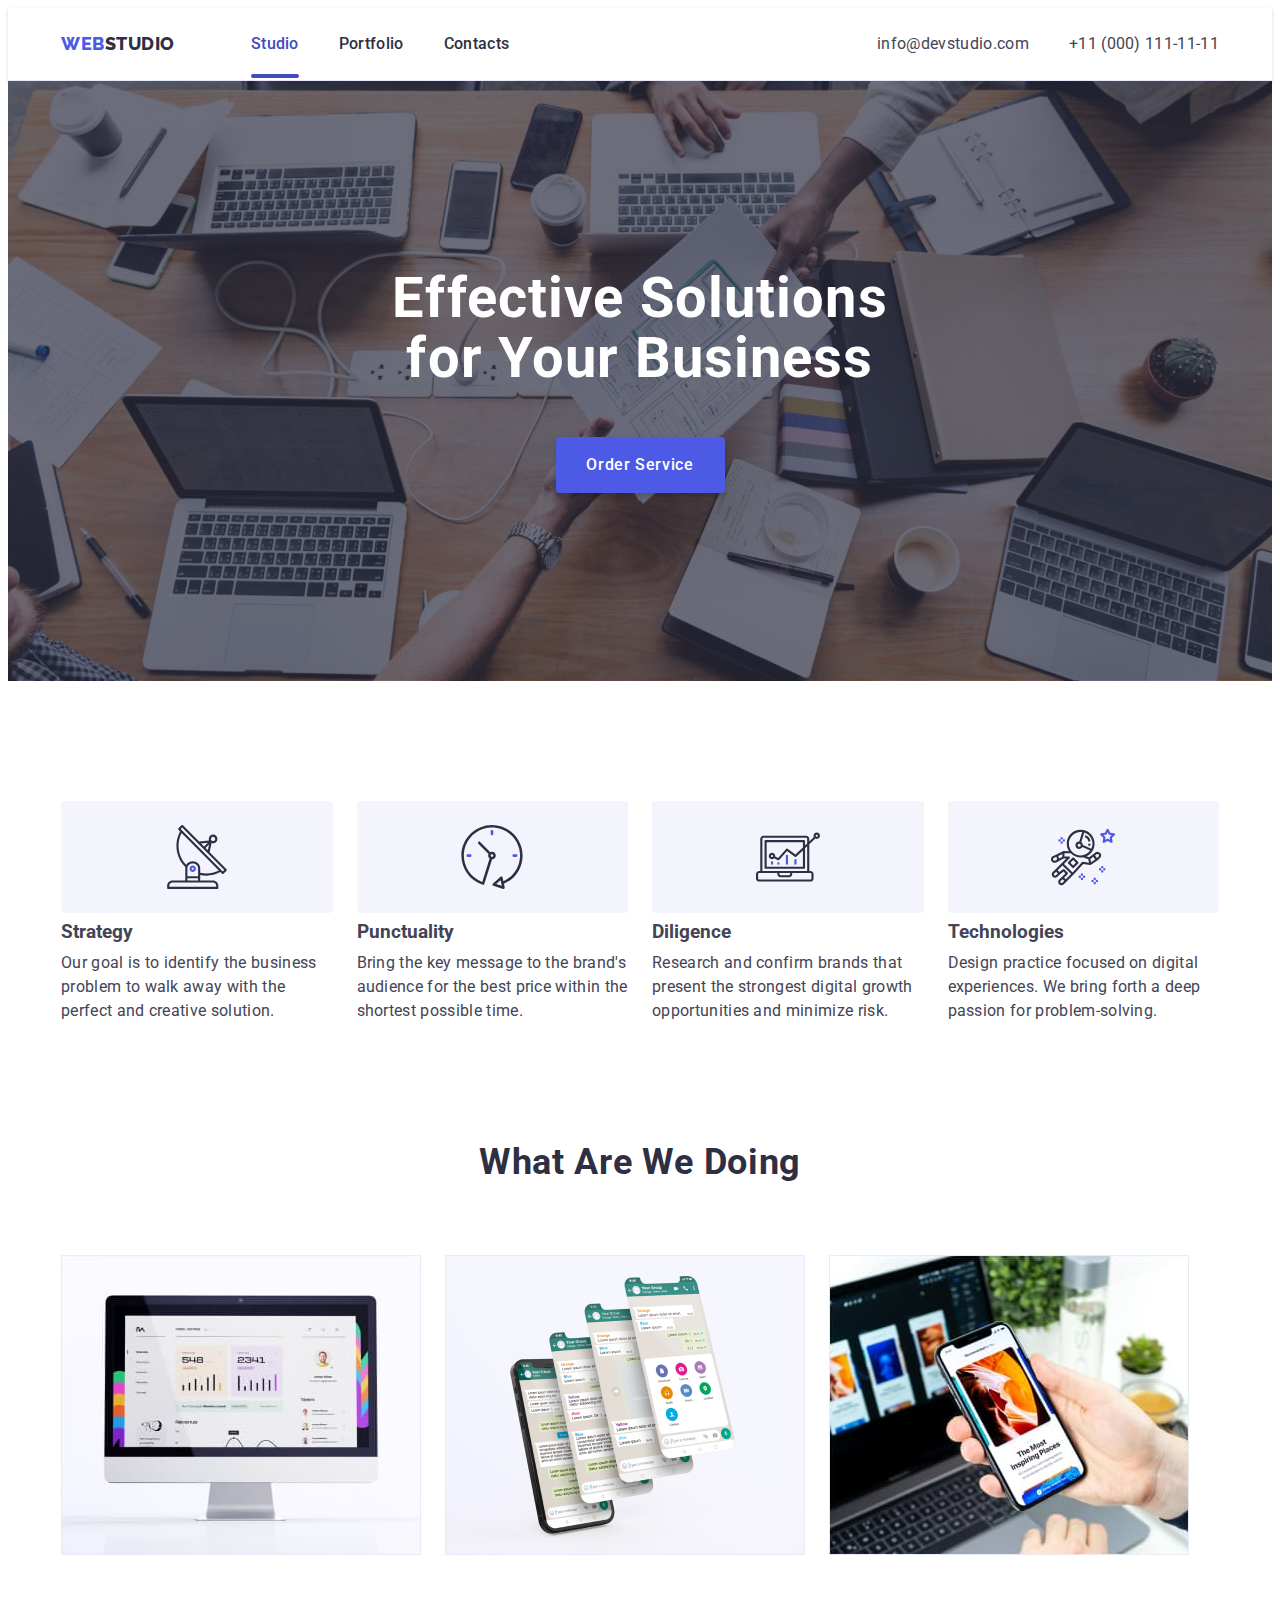
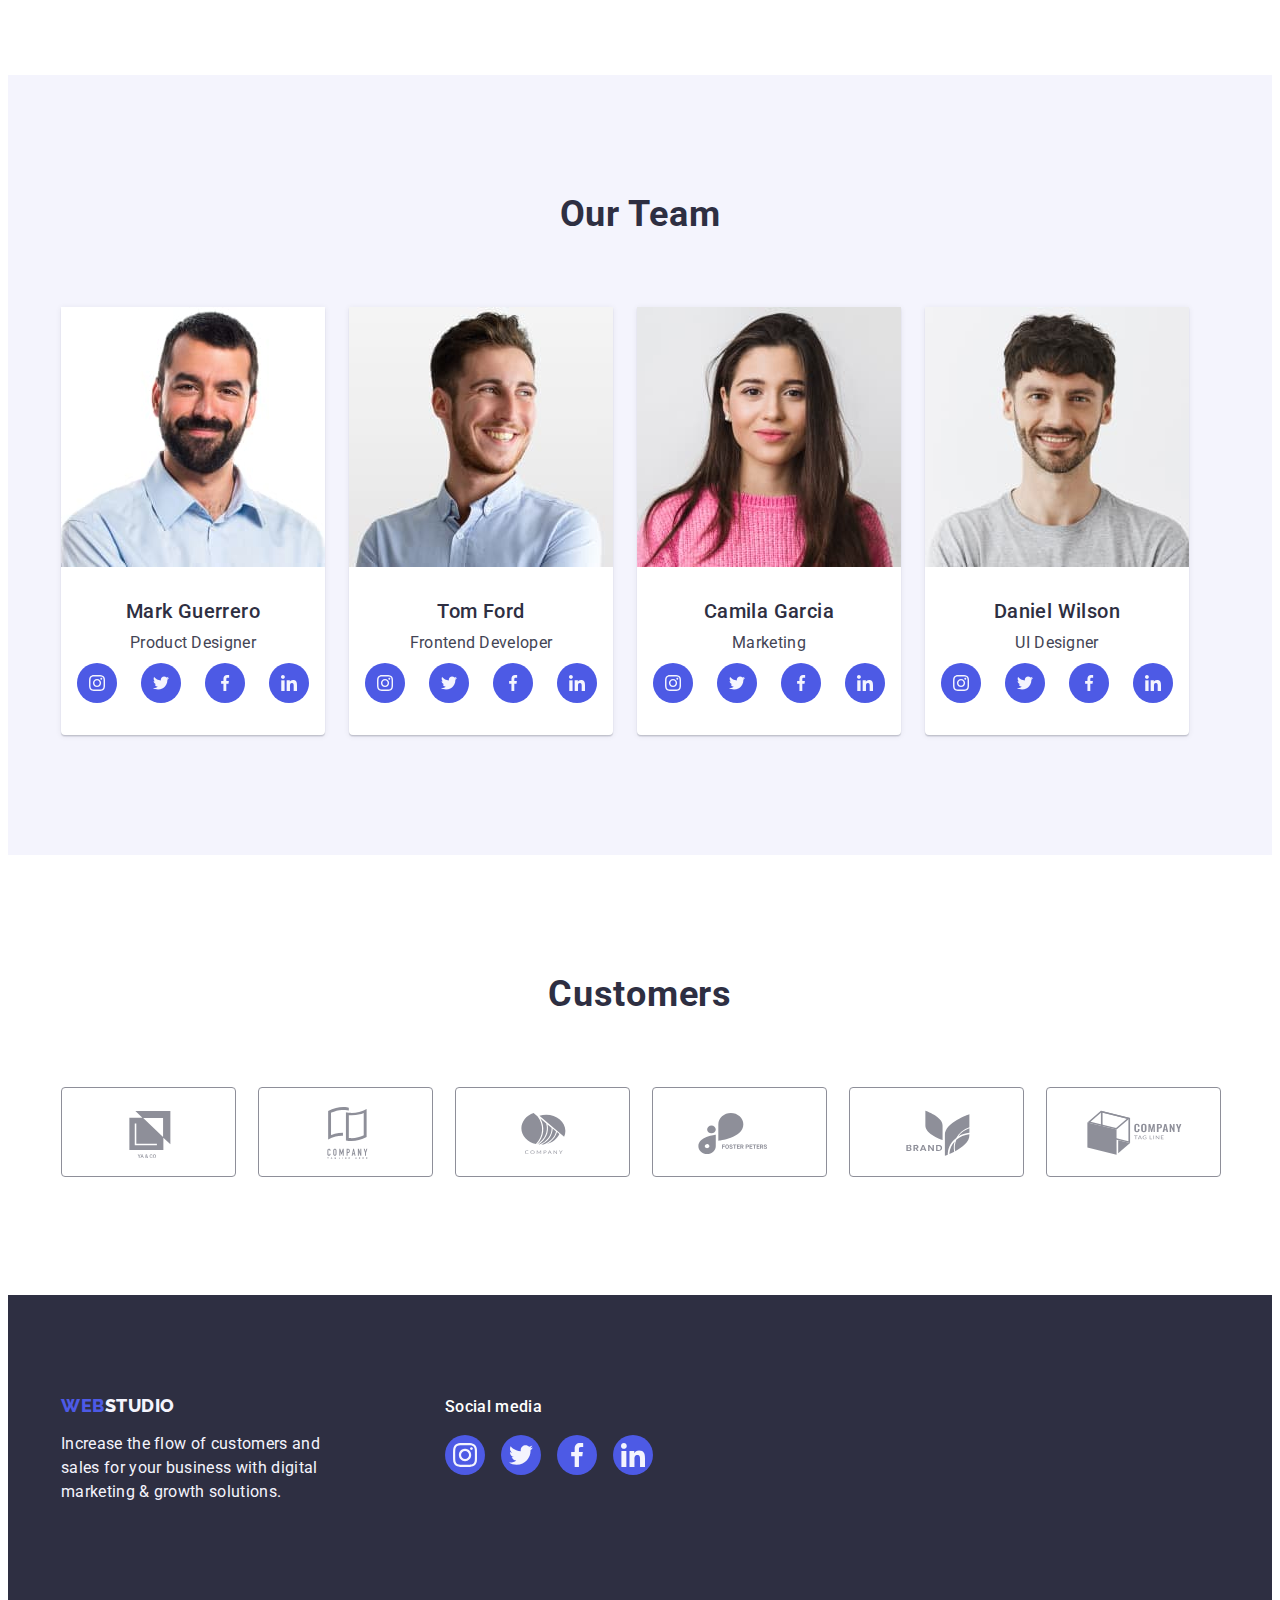
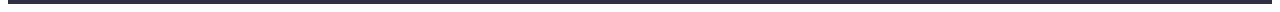
<file: index.html>
<!DOCTYPE html>
<html lang="en">

<head>
    <meta charset="UTF-8">
    <meta http-equiv="X-UA-Compatible" content="IE=edge">
    <meta name="viewport" content="width=device-width, initial-scale=1.0">
    <title>Document</title>
    <link rel="preconnect" href="https://fonts.googleapis.com">
    <link rel="preconnect" href="https://fonts.gstatic.com" crossorigin>
    <link
        href="https://fonts.googleapis.com/css2?family=Raleway:wght@800&family=Roboto:wght@400;500;700;900&display=swap"
        rel="stylesheet">

    <!------------------------MODERN-NORMALIZE------------------->

    <link rel="stylesheet" href="https://cdnjs.cloudflare.com/ajax/libs/modern-normalize/2.0.0/modern-normalize.min.css"
        integrity="sha512-4xo8blKMVCiXpTaLzQSLSw3KFOVPWhm/TRtuPVc4WG6kUgjH6J03IBuG7JZPkcWMxJ5huwaBpOpnwYElP/m6wg=="
        crossorigin="anonymous" referrerpolicy="no-referrer" />


    <link rel="stylesheet" href="./css/styles.css" />
</head>

<body>

    <!---------------------------- HEADER----------------->

    <header class="header">
        <div class="container header-container">
            <nav class="header-nav">
                <a class="header-logo link" href="./index.html">Web<span class="span">Studio</span></a>

                <ul class="header-list list">
                    <li><a class="header-link current link" href="./index.html">Studio</a></li>
                    <li><a class="header-link link" href="./portfolio.html">Portfolio</a></li>
                    <li><a class="header-link link" href="">Contacts</a></li>
                </ul>
            </nav>
            <address class="address">
                <ul class="address-list list">

                    <li><a class="address-link link" href="mailto:info@devstudio.com">info@devstudio.com</a>
                    </li>

                    <li><a class="address-link link" href="tel:+110001111111">+11 (000)
                            111-11-11</a></li>

                </ul>
            </address>
        </div>
    </header>

    <main>

        <!-------------------HERO---------------------->

        <section class="hero">
            <div class="container hero-container">
                <h1 class="hero-title">Effective Solutions for Your Business</h1>
                <button type="button" class="hero-button" data-modal-open>Order Service</button>
            </div>
        </section>


        <!---------------------------SECTION-TWO----------------->

        <section class="services">
            <div class="container">
                <h2 class="services-title-hidden">Services we provide</h2>
                <ul class="services-list list">
                    <li class="services-item">
                        <div class="services-icon-container"><svg class="services-item-icon" width="64" height="64">
                                <use href="./images/icons.svg#antenna"></use>
                            </svg></div>
                        <h3 class="services-title">Strategy</h3>
                        <p class="services-text">Our goal is to identify the business problem to walk away with the
                            perfect
                            and creative
                            solution.</p>

                    </li>
                    <li class="services-item">
                        <div class="services-icon-container"><svg class="services-item-icon" width="64" height="64">
                                <use href="./images/icons.svg#clock"></use>
                            </svg></div>
                        <h3 class="services-title">Punctuality</h3>
                        <p class="services-text">Bring the key message to the brand's audience for the best price within
                            the
                            shortest possible
                            time.</p>
                    </li>
                    <li class="services-item">
                        <div class="services-icon-container"><svg class="services-item-icon" width="64" height="64">
                                <use href="./images/icons.svg#diagram"></use>
                            </svg></div>
                        <h3 class="services-title">Diligence</h3>
                        <p class="services-text">Research and confirm brands that present the strongest digital growth
                            opportunities and
                            minimize risk.</p>
                    </li>
                    <li class="services-item">
                        <div class="services-icon-container"><svg class="services-item-icon" width="64" height="64">
                                <use href="./images/icons.svg#astronaut"></use>
                            </svg></div>
                        <h3 class="services-title">Technologies</h3>
                        <p class="services-text">Design practice focused on digital experiences. We bring forth a deep
                            passion for
                            problem-solving.</p>

                    </li>
                </ul>
            </div>
        </section>

        <!----------------------------SECTION-THREE------------------------->

        <section class="features">
            <div class="container">
                <h2 class="features-title">What Are We Doing</h2>

                <ul class="features-list list">

                    <li class="features-item"><img src="./images/rectangle1.jpg" width="360" alt="computer screen"></li>
                    <li class="features-item"><img src="./images/rectangle2.jpg" width="360" alt="mobile phone"></li>
                    <li class="features-item"><img src="./images/rectangle3.jpg" width="360"
                            alt="hand holding a mobile phone"></li>

                </ul>
            </div>
        </section>

        <!------------------------SECTION-FOUR------------------------------->
        <section class="team">
            <div class="container container-team">
                <h2 class="team-title">Our Team</h2>
                <ul class="team-list list">
                    <li class="team-item">
                        <img src="./images/man1.jpg" width="264" alt="employee">
                        <div class="member-text">
                            <h3 class="team-member">Mark Guerrero</h3>
                            <p class="team-text">Product Designer</p>
                            <ul class="team-soc-links list">
                                <li class="team-soc-links-item"><a href="" class="team-social-list-link">
                                        <svg class="team-social-list-icon" width="16" height="16">
                                            <use href="./images/icons.svg#insta"></use>
                                        </svg></a></li>
                                <li class="team-soc-links-item"><a href="" class="team-social-list-link">
                                        <svg class="team-social-list-icon" width="16" height="16">
                                            <use href="./images/icons.svg#twitter"></use>
                                        </svg></a></li>
                                <li class="team-soc-links-item"><a href="" class="team-social-list-link">
                                        <svg class="team-social-list-icon" width="16" height="16">
                                            <use href="./images/icons.svg#facebook"></use>
                                        </svg></a></li>
                                <li class="team-soc-links-item"><a href="" class="team-social-list-link">
                                        <svg class="team-social-list-icon" width="16" height="16">
                                            <use href="./images/icons.svg#linkedin"></use>
                                        </svg></a></li>
                            </ul>
                        </div>
                    </li>
                    <li class="team-item">
                        <img src="./images/man2.jpg" width="264" alt="employee">
                        <div class="member-text">
                            <h3 class="team-member">Tom Ford</h3>
                            <p class="team-text">Frontend Developer</p>
                            <ul class="team-soc-links list">
                                <li><a href="" class="team-social-list-link">
                                        <svg class="team-social-list-icon" width="16" height="16">
                                            <use href="./images/icons.svg#insta"></use>
                                        </svg></a></li>
                                <li class="team-soc-links-item"><a href="" class="team-social-list-link">
                                        <svg class="team-social-list-icon" width="16" height="16">
                                            <use href="./images/icons.svg#twitter"></use>
                                        </svg></a></li>
                                <li class="team-soc-links-item"><a href="" class="team-social-list-link">
                                        <svg class="team-social-list-icon" width="16" height="16">
                                            <use href="./images/icons.svg#facebook"></use>
                                        </svg></a></li>
                                <li class="team-soc-links-item"><a href="" class="team-social-list-link">
                                        <svg class="team-social-list-icon" width="16" height="16">
                                            <use href="./images/icons.svg#linkedin"></use>
                                        </svg></a></li>
                            </ul>
                        </div>
                    </li>
                    <li class="team-item">
                        <img src="./images/woman3.jpg" width="264" alt="employee">
                        <div class="member-text">
                            <h3 class="team-member">Camila Garcia</h3>
                            <p class="team-text">Marketing</p>
                            <ul class="team-soc-links list">
                                <li class="team-soc-links-item"><a href="" class="team-social-list-link">
                                        <svg class="team-social-list-icon" width="16" height="16">
                                            <use href="./images/icons.svg#insta"></use>
                                        </svg></a></li>
                                <li class="team-soc-links-item"><a href="" class="team-social-list-link">
                                        <svg class="team-social-list-icon" width="16" height="16">
                                            <use href="./images/icons.svg#twitter"></use>
                                        </svg></a></li>
                                <li class="team-soc-links-item"><a href="" class="team-social-list-link">
                                        <svg class="team-social-list-icon" width="16" height="16">
                                            <use href="./images/icons.svg#facebook"></use>
                                        </svg></a></li>
                                <li class="team-soc-links-item"><a href="" class="team-social-list-link">
                                        <svg class="team-social-list-icon" width="16" height="16">
                                            <use href="./images/icons.svg#linkedin"></use>
                                        </svg></a></li>
                            </ul>
                        </div>

                    </li>
                    <li class="team-item">
                        <img src="./images/man4.jpg" width="264" alt="employee">
                        <div class="member-text">
                            <h3 class="team-member">Daniel Wilson</h3>
                            <p class="team-text">UI Designer</p>
                            <ul class="team-soc-links list">
                                <li class="team-soc-links-item"><a href="" class="team-social-list-link">
                                        <svg class="team-social-list-icon" width="16" height="16">
                                            <use href="./images/icons.svg#insta"></use>
                                        </svg></a></li>
                                <li class="team-soc-links-item"><a href="" class="team-social-list-link">
                                        <svg class="team-social-list-icon" width="16" height="16">
                                            <use href="./images/icons.svg#twitter"></use>
                                        </svg></a></li>
                                <li class="team-soc-links-item"><a href="" class="team-social-list-link">
                                        <svg class="team-social-list-icon" width="16" height="16">
                                            <use href="./images/icons.svg#facebook"></use>
                                        </svg></a></li>
                                <li class="team-soc-links-item"><a href="" class="team-social-list-link">
                                        <svg class="team-social-list-icon" width="16" height="16">
                                            <use href="./images/icons.svg#linkedin"></use>
                                        </svg></a></li>
                            </ul>
                        </div>

                    </li>
                </ul>
            </div>
        </section>

        <!----------------------------CUSTOMERS----------------------------->
        <section class="customers">
            <div class="container">
                <h2 class="customers-title">Customers</h2>
                <ul class="customers-list list">
                    <li class="customers-list-item">
                        <a class="customers-link" href=""><svg class="customers-list-icon" width="104" height="56">
                                <use href="./images/icons.svg#icon1"></use>
                            </svg></a>
                    </li>
                    <li class="customers-list-item">
                        <a class="customers-link" href=""><svg class="customers-list-icon" width="104" height="56">
                                <use href="./images/icons.svg#icon2"></use>
                            </svg></a>
                    </li>
                    <li class="customers-list-item">
                        <a class="customers-link" href=""><svg class="customers-list-icon" width="104" height="56">
                                <use href="./images/icons.svg#icon3"></use>
                            </svg></a>
                    </li>
                    <li class="customers-list-item">
                        <a class="customers-link" href=""><svg class="customers-list-icon" width="104" height="56">
                                <use href="./images/icons.svg#icon4"></use>
                            </svg></a>
                    </li>
                    <li class="customers-list-item">
                        <a class="customers-link" href=""><svg class="customers-list-icon" width="104" height="56">
                                <use href="./images/icons.svg#icon5"></use>
                            </svg></a>
                    </li>
                    <li class="customers-list-item">
                        <a class="customers-link" href=""><svg class="customers-list-icon" width="104" height="56">
                                <use href="./images/icons.svg#icon6"></use>
                            </svg></a>
                    </li>
                </ul>
            </div>
        </section>
    </main>

    <!--------------------FOOTER------------------->

    <footer class="footer">
        <div class="footer-container container">
            <div class="footer-left">
                <a class="footer-logo link" href="./index.html">Web<span class="footer-span">Studio</span></a>
                <p class="footer-text">Increase the flow of customers and sales for your business with digital marketing
                    &
                    growth solutions.</p>
            </div>


            <div class="footer-right">
                <p class="footer-right-text">Social media</p>
                <ul class="footer-list-icons list">
                    <li class="footer-list-item"><a href="" class="footer-social-link">
                            <svg class="footer-social-icon" width="24" height="24">
                                <use href="./images/icons.svg#insta"></use>
                            </svg></a></li>

                    <li class="footer-list-item"><a href="" class="footer-social-link">
                            <svg class="footer-social-icon" width="24" height="24">
                                <use href="./images/icons.svg#twitter"></use>
                            </svg></a></li>

                    <li class="footer-list-item"><a href="" class="footer-social-link">
                            <svg class="footer-social-icon" width="24" height="24">
                                <use href="./images/icons.svg#facebook"></use>
                            </svg></a></li>

                    <li class="footer-list-item"><a href="" class="footer-social-link">
                            <svg class="footer-social-icon" width="24" height="24">
                                <use href="./images/icons.svg#linkedin"></use>
                            </svg></a></li>
                </ul>
            </div>
        </div>
    </footer>

    <!--==========================MODAL WINDOW====================================-->

    <div class="backdrop is-hidden" data-modal>
        <div class="modal">
            <button type="button" class="modal-close-btn" data-modal-close>
                <svg class="modal-close-btn-icon" width="8" height="8">
                    <use href="./images/icons.svg#close"></use>
                </svg>
            </button>

            <p class="form-title">Leave your contacts and we will call you back</p>

            <form class="modal-form">

                <label class="form-label">Name</label>
                <div class="modal-form-input-wrapper"><input type="text" name="user-name" class="form-input" required />
                    <svg class="form-icons">
                        <use href="./images/icons.svg#person"></use>
                    </svg>
                </div>
                <label class="form-label">Phone</label>
                <div class="modal-form-input-wrapper"><input type="tel" name="user-phone" class="form-input" required />
                    <svg class="form-icons">
                        <use href="./images/icons.svg#tel"></use>
                    </svg>
                </div>
                <label class="form-label">Email</label>
                <div class="modal-form-input-wrapper"><input type="email" name="user-email" class="form-input"
                        required />
                    <svg class="form-icons">
                        <use href="./images/icons.svg#letter"></use>
                    </svg>
                </div>
                <label class="form-label">Comment</label>

                <textarea name="comments" placeholder="Text input" class="textarea"></textarea>

                <input id="user-policy" type="checkbox" class="form-check" name="user-policy" />
                <label for="user-policy" class="check-desc">I accept the terms and conditions of the <a href="">Privacy
                        Policy</a></label>

                <button type="submit" class="form-submit">Send</button>


            </form>
        </div>
    </div>
    <script src="./js/modal.js"></script>
</body>

</html>
</file>
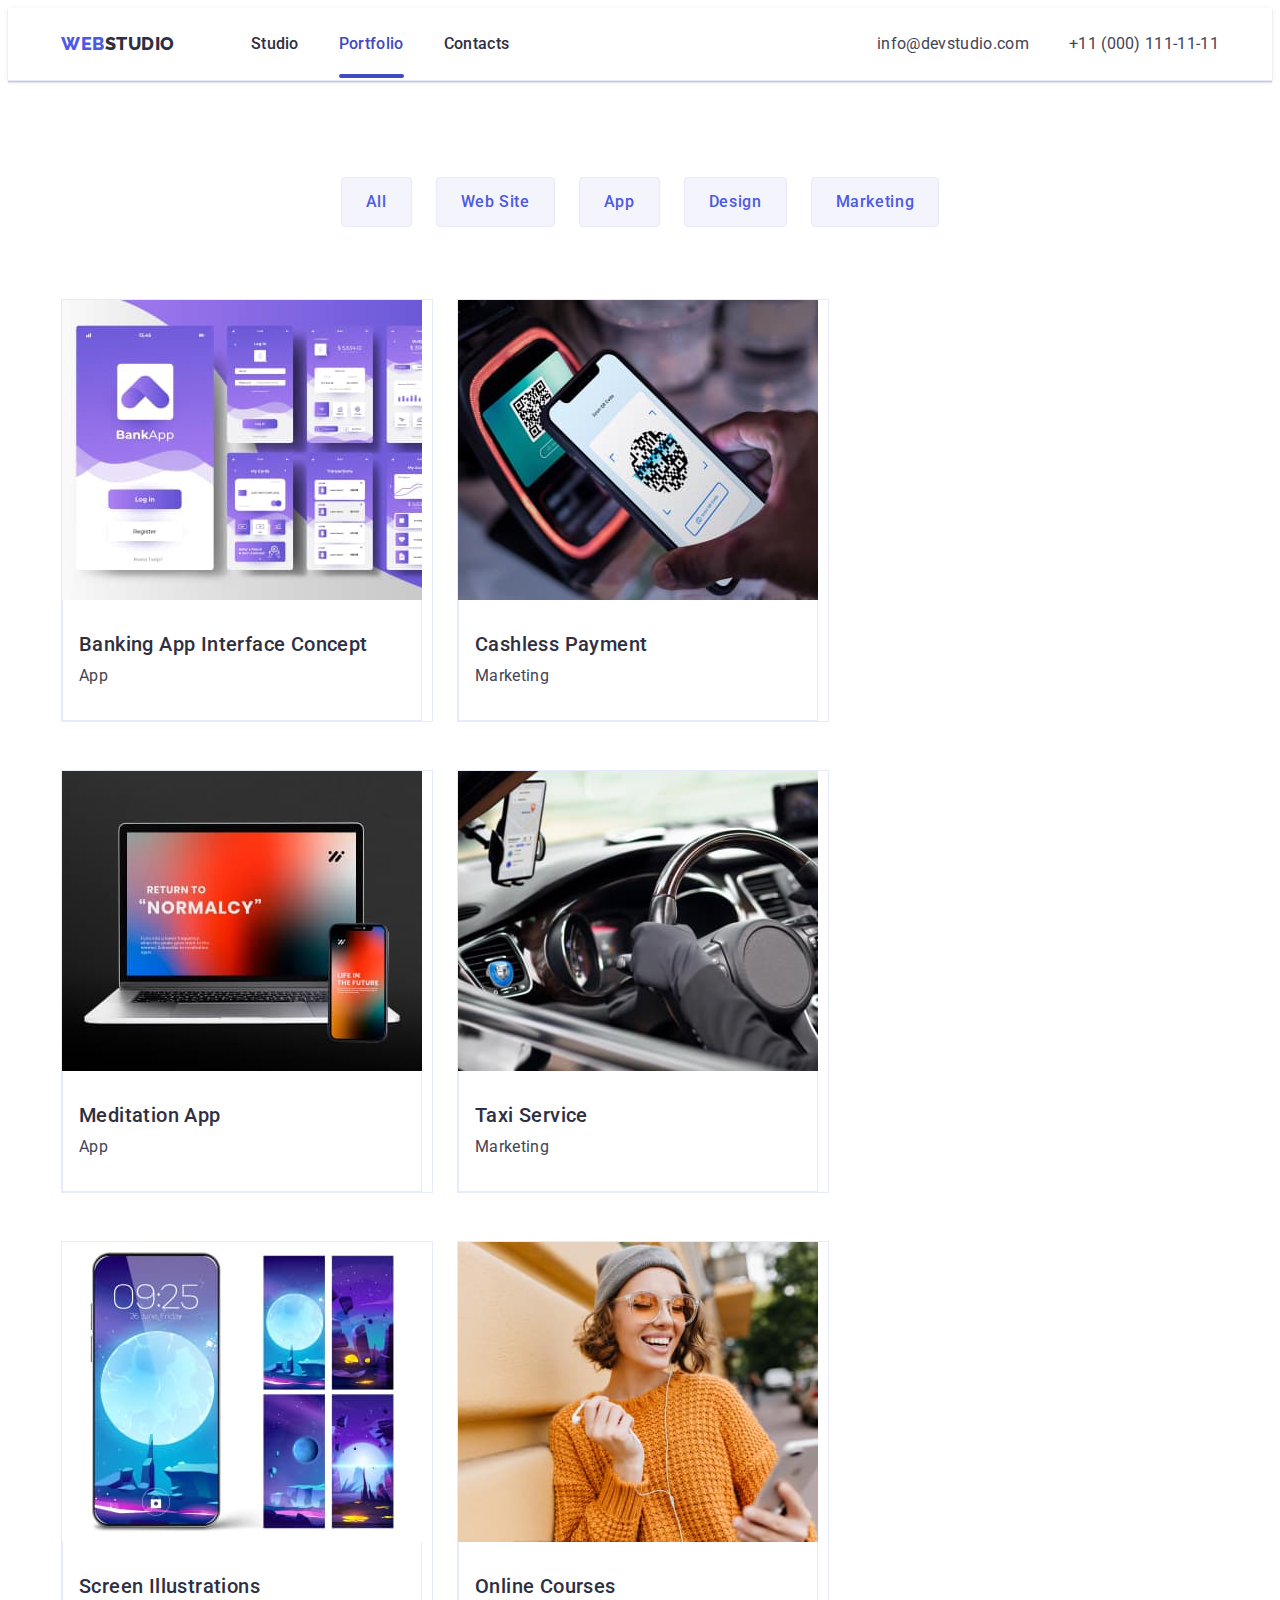
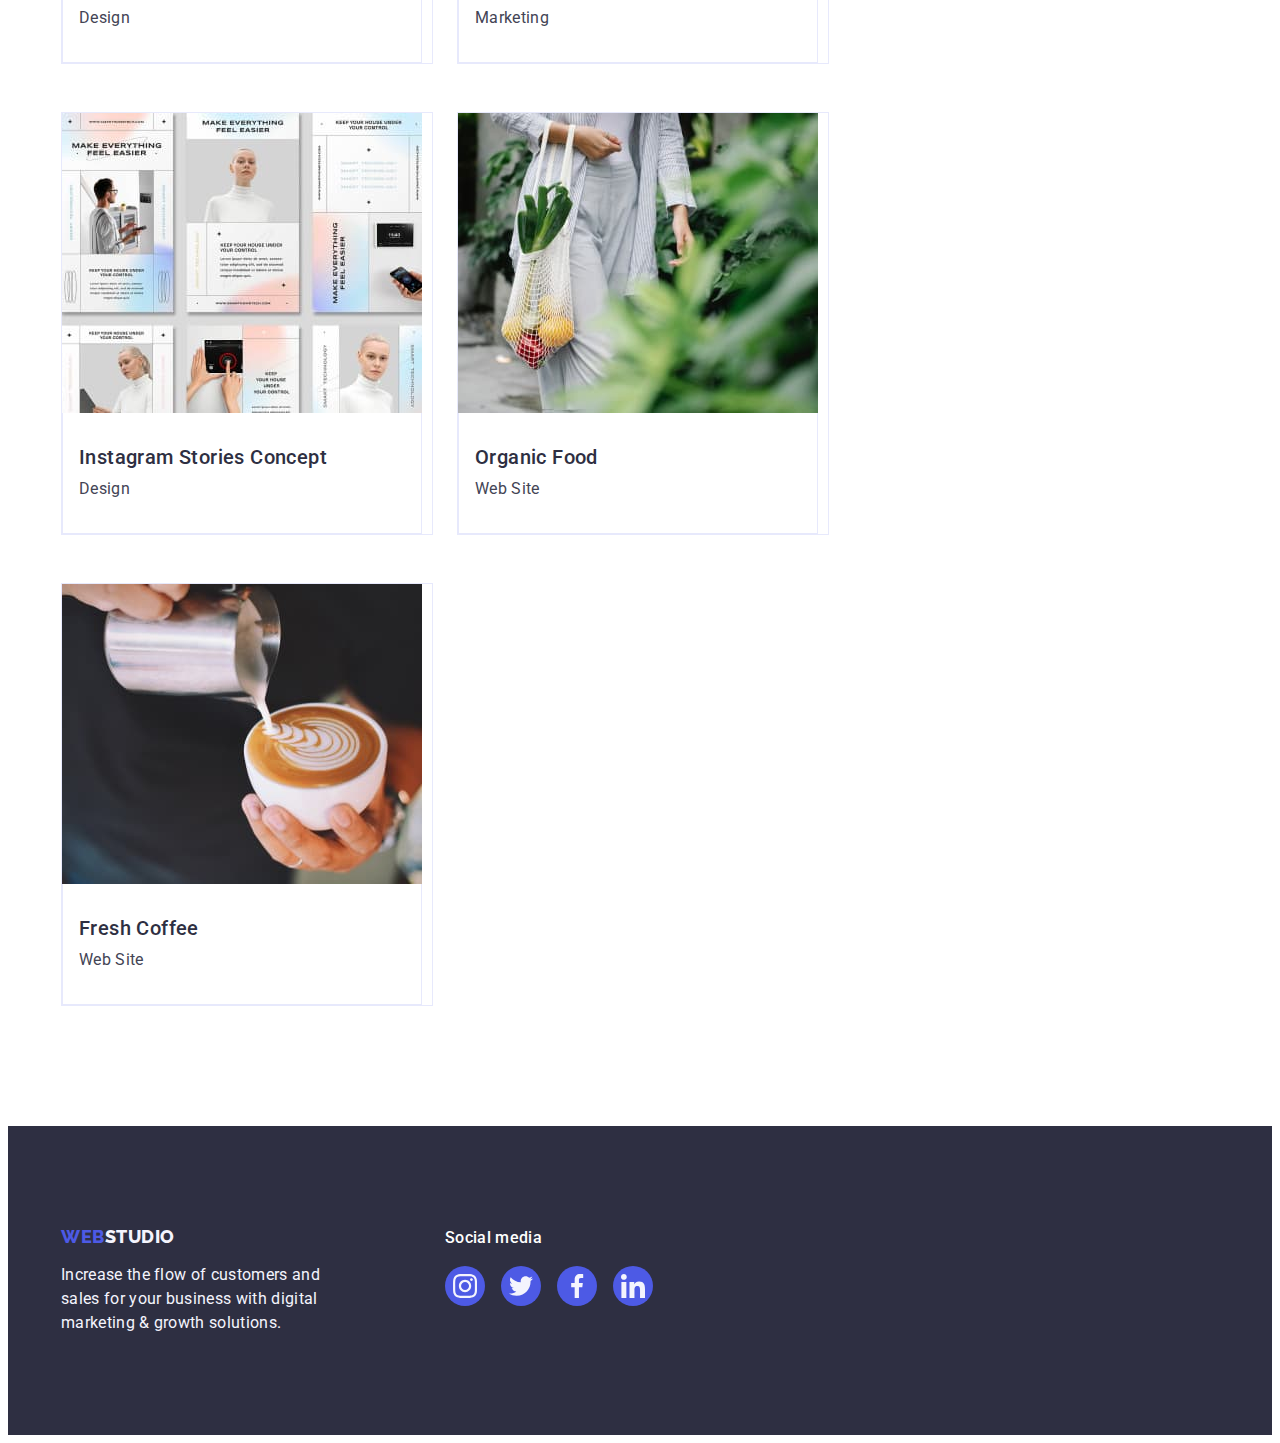
<file: portfolio.html>
<!DOCTYPE html>
<html lang="en">

<head>
    <meta charset="UTF-8">
    <meta http-equiv="X-UA-Compatible" content="IE=edge">
    <meta name="viewport" content="width=device-width, initial-scale=1.0">
    <title>Portfolio</title>
    <link rel="preconnect" href="https://fonts.googleapis.com">
    <link rel="preconnect" href="https://fonts.gstatic.com" crossorigin>
    <link
        href="https://fonts.googleapis.com/css2?family=Raleway:wght@800&family=Roboto:wght@400;500;700;900&display=swap"
        rel="stylesheet">

    <!----------NORMALIZE----------------->
    <link rel="stylesheet" href="https://cdnjs.cloudflare.com/ajax/libs/modern-normalize/2.0.0/modern-normalize.min.css"
        integrity="sha512-4xo8blKMVCiXpTaLzQSLSw3KFOVPWhm/TRtuPVc4WG6kUgjH6J03IBuG7JZPkcWMxJ5huwaBpOpnwYElP/m6wg=="
        crossorigin="anonymous" referrerpolicy="no-referrer" />

    <link rel="stylesheet" href="./css/styles.css" />
</head>

<!---------------------HEADER-------------------->


<header class="header">
    <div class="container header-container">
        <nav class="header-nav">
            <a class="header-logo link" href="./index.html">Web<span class="span">Studio</span></a>

            <ul class="header-list list">
                <li><a class="header-link link" href="./index.html">Studio</a></li>
                <li><a class="header-link current link" href="./portfolio.html">Portfolio</a></li>
                <li><a class="header-link link" href="">Contacts</a></li>
            </ul>
        </nav>
        <address class="address">
            <ul class="address-list list">

                <li><a class="address-link link" href="mailto:info@devstudio.com">info@devstudio.com</a>
                </li>

                <li><a class="address-link link" href="tel:+110001111111">+11 (000)
                        111-11-11</a></li>

            </ul>
        </address>
    </div>
</header>


<!---------------------MAIN-------------------->

<main>
    <section class="portfolio">
        <div class="container">

            <h1 hidden class="portfolio-title">Portfolio</h1>
            <ul class="portfolio-list list">
                <li><button type="button" class="portfolio-btn">All</button></li>
                <li><button type="button" class="portfolio-btn">Web Site</button></li>
                <li><button type="button" class="portfolio-btn">App</button></li>
                <li><button type="button" class="portfolio-btn">Design</button></li>
                <li><button type="button" class="portfolio-btn">Marketing</button></li>
            </ul>


            <ul class="gallery-list list">
                <li class="gallery-item"><a href="" class="gallery-link link">
                        <div class="overlay-wrapper"><img src="./images/banking.jpg" width="360" alt="Banking app">
                            <p class="overlay">14 Stylish and User-Friendly App Design Concepts · Task Manager App ·
                                Calorie
                                Tracker App · Exotic Fruit Ecommerce App · Cloud Storage App</p>
                        </div>
                        <div class="gallery-item-container">
                            <h2 class="gallery-title">Banking App Interface Concept</h2>
                            <p class="gallery-text">App</p>
                        </div>
                    </a>

                </li>
                <li class="gallery-item"><a href="" class="gallery-link link">
                        <div class="overlay-wrapper"><img src="./images/cashless-pay.jpg" width="360"
                                alt="Hand holding a mobile phone">
                            <p class="overlay">14 Stylish and User-Friendly App Design Concepts · Task Manager App ·
                                Calorie
                                Tracker App · Exotic Fruit Ecommerce App · Cloud Storage App</p>
                        </div>
                        <div class="gallery-item-container">
                            <h2 class="gallery-title">Cashless Payment</h2>
                            <p class="gallery-text">Marketing</p>
                        </div>
                    </a>
                </li>
                <li class="gallery-item"><a href="" class="gallery-link link">
                        <div class="overlay-wrapper"><img src="./images/meditation-app.jpg" width="360" alt="Laptop">
                            <p class="overlay">14 Stylish and User-Friendly App Design Concepts · Task Manager App ·
                                Calorie
                                Tracker App · Exotic Fruit Ecommerce App · Cloud Storage App</p>
                        </div>
                        <div class="gallery-item-container">
                            <h2 class="gallery-title">Meditation App</h2>
                            <p class="gallery-text">App</p>
                        </div>
                    </a>

                </li>
                <li class="gallery-item"><a href="" class="gallery-link link">
                        <div class="overlay-wrapper"><img src="./images/taxi.jpg" width="360" alt="Car">
                            <p class="overlay">14 Stylish and User-Friendly App Design Concepts · Task Manager App ·
                                Calorie
                                Tracker App · Exotic Fruit Ecommerce App · Cloud Storage App</p>
                        </div>
                        <div class="gallery-item-container">
                            <h2 class="gallery-title">Taxi Service</h2>
                            <p class="gallery-text">Marketing</p>
                        </div>
                    </a>
                </li>
                <li class="gallery-item"><a href="" class="gallery-link link">
                        <div class="overlay-wrapper"><img src="./images/screen.jpg" width="360" alt="Mobile phone">
                            <p class="overlay">14 Stylish and User-Friendly App Design Concepts · Task Manager App ·
                                Calorie
                                Tracker App · Exotic Fruit Ecommerce App · Cloud Storage App</p>
                        </div>
                        <div class="gallery-item-container">
                            <h2 class="gallery-title">Screen Illustrations</h2>
                            <p class="gallery-text">Design</p>
                        </div>
                    </a>
                </li>
                <li class="gallery-item"><a href="" class="gallery-link link">
                        <div class="overlay-wrapper"><img src="./images/online-courses.jpg" width="360"
                                alt="Smiling girl">
                            <p class="overlay">14 Stylish and User-Friendly App Design Concepts · Task Manager App ·
                                Calorie
                                Tracker App · Exotic Fruit Ecommerce App · Cloud Storage App</p>
                        </div>
                        <div class="gallery-item-container">
                            <h2 class="gallery-title">Online Courses</h2>
                            <p class="gallery-text">Marketing</p>
                        </div>
                    </a>
                </li>
                <li class="gallery-item"><a href="" class="gallery-link link">
                        <div class="overlay-wrapper"><img src="./images/instagram.jpg" width="360" alt="App layout">
                            <p class="overlay">14 Stylish and User-Friendly App Design Concepts · Task Manager App ·
                                Calorie
                                Tracker App · Exotic Fruit Ecommerce App · Cloud Storage App</p>
                        </div>
                        <div class="gallery-item-container">
                            <h2 class="gallery-title">Instagram Stories Concept</h2>
                            <p class="gallery-text">Design</p>
                        </div>
                    </a>
                </li>
                <li class="gallery-item"><a href="" class="gallery-link link">
                        <div class="overlay-wrapper"><img src="./images/organic-food.jpg" width="360"
                                alt="Food in a bag">
                            <p class="overlay">14 Stylish and User-Friendly App Design Concepts · Task Manager App ·
                                Calorie
                                Tracker App · Exotic Fruit Ecommerce App · Cloud Storage App</p>
                        </div>
                        <div class="gallery-item-container">
                            <h2 class="gallery-title">Organic Food</h2>
                            <p class="gallery-text">Web Site</p>
                        </div>
                    </a>
                </li>
                <li class="gallery-item"><a href="" class="gallery-link link">
                        <div class="overlay-wrapper"><img src="./images/fresh-coffee.jpg" width="360"
                                alt="Cup of coffee">
                            <p class="overlay">14 Stylish and User-Friendly App Design Concepts · Task Manager App ·
                                Calorie
                                Tracker App · Exotic Fruit Ecommerce App · Cloud Storage App</p>
                        </div>
                        <div class="gallery-item-container">
                            <h2 class="gallery-title">Fresh Coffee</h2>
                            <p class="gallery-text">Web Site</p>
                        </div>
                    </a>
                </li>
            </ul>
        </div>
    </section>

</main>


<!-------------------FOOTER--------------------->

<footer class="footer">
    <div class="footer-container container">
        <div class="footer-left">
            <a class="footer-logo link" href="./index.html">Web<span class="footer-span">Studio</span></a>
            <p class="footer-text">Increase the flow of customers and sales for your business with digital marketing
                &
                growth solutions.</p>
        </div>


        <div class="footer-right">
            <p class="footer-right-text">Social media</p>
            <ul class="footer-list-icons list">
                <li class="footer-list-item"><a href="" class="footer-social-link">
                        <svg class="footer-social-icon" width="24" height="24">
                            <use href="./images/icons.svg#insta"></use>
                        </svg></a></li>

                <li class="footer-list-item"><a href="" class="footer-social-link">
                        <svg class="footer-social-icon" width="24" height="24">
                            <use href="./images/icons.svg#twitter"></use>
                        </svg></a></li>

                <li class="footer-list-item"><a href="" class="footer-social-link">
                        <svg class="footer-social-icon" width="24" height="24">
                            <use href="./images/icons.svg#facebook"></use>
                        </svg></a></li>

                <li class="footer-list-item"><a href="" class="footer-social-link">
                        <svg class="footer-social-icon" width="24" height="24">
                            <use href="./images/icons.svg#linkedin"></use>
                        </svg></a></li>
            </ul>
        </div>
    </div>
</footer>
</body>

</html>
</file>
<file: css/styles.css>
.link { 
    text-decoration: none;
}
.list {

list-style: none;
}

:root {
--bg-color: #ffffff;
--link-color: #2e2f42;
--title-color: #2e2f42;
--bg-btn-color: #F4F4FD;
--portfolio-btn-border-color: #e7e9fc;
--icon-color: #8e8f99;
--paragraph-color: #FFFFFF;
--soc-icons-color:#f4f4fd;
}
/*------------INDEX----------*/

.container {
        width: 1158px;
        padding-left: 15px;
        padding-right: 15px;
        margin: 0 auto;
}
h1,h2,h3,h4,h5,h6,p {
        margin-top: 0;
        margin-bottom: 0;
}
ul,ol {
        margin-top: 0;
        margin-bottom: 0;
        padding-left: 0;
}

img {
        display: block;
}

body {
        font-family: 'Roboto', sans-serif;
        color: #434455;
        background: var(--bg-color);
    
}

.span { 
        font-family: 'Raleway', sans-serif;
        font-style: normal;
        font-weight: 800;
        font-size: 18px;
        line-height: 1.17;
        letter-spacing: 0.03em;
        text-transform: uppercase;
        color: #2E2F42;
}

.header {
        height: 72px;
        border-bottom: 1px solid #e7e9fc;
        box-shadow: 0px 2px 1px rgba(46, 47, 66, 0.08),
                0px 1px 1px rgba(46, 47, 66, 0.16),
                0px 1px 6px rgba(46, 47, 66, 0.08);
        
       
}
.header-logo {

        font-family: 'Raleway', sans-serif;
        font-style: normal;
        font-weight: 800;
        font-size: 18px;
        line-height: 1.17;
        letter-spacing: 0.03em;
        text-transform: uppercase;
        color: #4D5AE5;
        margin-right: 76px;
}

.header-list {
        display: flex;
        gap: 40px; 
}

.header-nav {
        display: flex;
        align-items: center;     

}

.header-container {
        display: flex;
      
}


.header-link {
        position:relative;
        font-weight: 500;
        font-size: 16px;
        line-height: 1.5;
        letter-spacing: 0.02em;
        color: var(--link-color);
        transition: color 250ms cubic-bezier(0.4, 0, 0.2, 1);
        padding: 24px 0;
       
}
.current {
        position: relative;
        color: #404bbf;
}


.current::after {
        
        position: absolute;
        left: 0;
        bottom: -1px;
        width: 100%;
        height: 4px;
        background: #404BBF;
        border-radius: 2px;
        content: "";    
        margin: 0 auto;
        
}

.header-link:hover::after{
        display: block;
}
.address {
        font-style: normal;
        margin-left: auto;
        padding: 24px 0;
}

.address-list {
        display: flex;
        gap: 40px;
        
}
.address-link {
        
        font-weight: 400;
        font-size: 16px;
        line-height: 1.5;
        letter-spacing: 0.02em;
        color: #434455;
        transition: color 250ms cubic-bezier(0.4, 0, 0.2, 1);
}
.address-link:hover,
.address-link:focus {
        color: #404bbf;
}

.hero {
        
        max-width: 1440px;
        margin: 0 auto;
        background-image: linear-gradient(rgba(46, 47, 66, 0.7), rgba(46, 47, 66, 0.7)),
        url(../images/People-office.jpg);
        background-size: cover;
        background-repeat: no-repeat;
        background-position: center;
        padding: 188px 0;
        
}

.hero-container {
        display: flex;
        flex-direction: column;
        align-items: center;
        
}
.hero-title {
        max-width: 496px;
        font-weight: 700;
        font-size: 56px;
        line-height: 1.07;
        text-align: center;
        letter-spacing: 0.02em;
        color: #FFFFFF;
        width: 496px;
        
        
}
.hero-button {
        min-width: 169px;
        height: 56px;
        font-family: "Roboto", sans-serif;
        font-weight: 500;
        font-size: 16px;
        line-height: 1.5;
        letter-spacing: 0.04em;
        color: #FFFFFF;
        background: #4D5AE5;
        cursor: pointer;
        border-radius: 4px;
        margin-top: 48px;
        box-shadow: 0px 4px 4px rgba(0, 0, 0, 0.15);
        border: none;
        transition: background-color 250ms cubic-bezier(0.4, 0, 0.2, 1);
        
}

.hero-button:hover,
.hero-button:focus {
        background-color: #404BBF;
}


.services {
       
        padding: 120px 0;
}

.services-title-hidden {
   
        font-weight: 500;
        font-size: 20px;
        line-height: 1.2;
        letter-spacing: 0.02em;
        color: var(--title-color);
        position: absolute;
        width: 1px;
        height: 1px;
        margin: -1px;
        border: 0;
        padding: 0;
        white-space: nowrap;
        clip-path: inset(100%);
        clip: rect(0 0 0 0);
        overflow: hidden;
                }

.services-title {

        margin-bottom: 8px;
        
}



.services-list {
        display: flex;
        gap: 24px;
}


.services-icon-container{

        display: flex;
        align-items: center;
        justify-content: center;
        height: 112px;
        background-color: #f4f4fd;
        border-radius: 4px;
        margin-bottom: 8px;

}


.services-text { 
    
        font-weight: 400;
        font-size: 16px;
        line-height: 1.5;
        letter-spacing: 0.02em;
        color: #434455;
}
.services-item {
        width: calc((100% - 72px) / 4);
}


/*-------------------------SECTION-THREE-----------------*/

.features {
        padding-bottom: 120px
}
.features-title {
   
        font-weight: 700;
        font-size: 36px;
        line-height: 1.11;
        letter-spacing: 0.02em;
        text-align: center;
        text-transform: capitalize;
        color: var(--title-color);
        margin-bottom: 72px;
}


.features-list {
        display: flex;
        gap: 24px;
}

/*-----------------------------SECTION-FOUR--------------------*/
.team {
       
        padding: 120px 0;
        background-color: #F4F4FD
}


.team-item {
        width: calc (100% - 72px) / 4;
        background-color: #FFFFFF;
        border-radius: 0px 0px 4px 4px;
        box-shadow: 0px 1px 6px rgba(46, 47, 66, 0.08), 
        0px 1px 1px rgba(46, 47, 66, 0.16), 
        0px 2px 1px rgba(46, 47, 66, 0.08);
}

.member-text {
        padding: 32px 16px;
        display: flex;
        flex-direction: column;
        align-items: center;
}

.team-title {
    
        font-weight: 700;
        font-size: 36px;
        line-height: 1.11;
        letter-spacing: 0.02em;
        text-align: center;
        text-transform: capitalize;
        color: var(--title-color);
        margin-bottom: 72px;
       
}


.team-list {
        display: flex;
        gap:24px;
          
}

.team-member {
        
        font-weight: 500;
        font-size: 20px;
        line-height: 1.2;
        letter-spacing: 0.02em;
        color: var(--title-color);
        text-align: center;
        margin-bottom: 8px;

}
.team-text {
   
        font-weight: 400;
        font-size: 16px;
        line-height: 1.5;
        letter-spacing: 0.02em;
        color: #434455;
        text-align: center;
}
.team-social-list-link {
        display: flex;
        justify-content: center;
        align-items: center;
        width: 40px;
        height: 40px;
        border-radius: 50%;
        background-color: #4D5AE5;
        transition: background-color 250ms cubic-bezier(0.4, 0, 0.2, 1);
        
}

.team-social-list-link:hover,
.team-social-list-link:focus {
        background-color: #404bbf;
}

.team-social-list-icon {
        fill: var(--soc-icons-color);
}
.team-soc-links {
        display: flex;
        gap: 24px;
        margin-top: 8px;
        justify-content: center;
}


/*-------------------------CUSTOMERS------------------*/
.customers {
        padding: 120px 0;
}
.customers-title{

                font-weight: 700;
                font-size: 36px;
                line-height: 1.11;
                text-align: center;
                letter-spacing: 0.02em;
                text-transform: capitalize;
                margin-bottom: 72px;
                color: var(--title-color)
}

.customers-list {
        display: flex;
        justify-content: center;
        gap: 24px;
       
}

.customers-list-item {

        height: 88px;
        width: calc((100% - 120px) / 6);
}

.customers-link {
        width: 100%;
        height: 100%;
        border: 1px solid #8e8f99;
        border-radius: 4px;
        display: flex;
        align-items: center;
        justify-content: center;
        color: var(--icon-color);
        transition: color 250ms cubic-bezier(0.4, 0, 0.2, 1),
        border-color 250ms cubic-bezier(0.4, 0, 0.2, 1);
}

.customers-list-icon{
        fill: currentColor;
}

.customers-link:hover,
.customers-link:focus{
        border-color: #404bbf;
        color: #404bbf;
}


/*-----------------------------FOOTER--------------------*/

.footer{
        background: #2E2F42;
        padding: 100px 0;
}
.footer-container {

        display: flex;
        align-items: baseline;
}
.footer-left {
        margin-right: 120px;
}

.footer-right-text {

        font-weight: 500;
        font-size: 16px;
        line-height: 1.5;
        letter-spacing: 0.02em;
        color: var(--paragraph-color);
        margin-bottom: 16px;
}

.footer-logo {
        font-family: 'Raleway', sans-serif;
        font-weight: 800;
        font-size: 18px;
        line-height: 1.17;
        align-items: center;
        letter-spacing: 0.03em;
        text-transform: uppercase;
        color: #4D5AE5;
        display: inline-block;
        margin-bottom: 16px;
}
.footer-text {
    
        font-weight: 400;
        font-size: 16px;
        line-height: 1.5;
        letter-spacing: 0.02em;
        color: #F4F4FD;
        width: 264px;
}
.footer-span {
        font-family: 'Raleway', sans-serif;
        font-style: normal;
        font-weight: 800;
        font-size: 18px;
        line-height: 1.17;
        letter-spacing: 0.03em;
        text-transform: uppercase;
        color: #F4F4FD;
}
.footer-social-link{

        display: flex;
        justify-content: center;
        align-items: center;
        width: 100%;
        height: 100%;
        border-radius: 50%;
        background-color: #4D5AE5;
        transition: background-color 250ms cubic-bezier(0.4, 0, 0.2, 1);
}

.footer-social-link:hover,
.footer-social-link:focus {
        background-color: #31d0aa;
}


.footer-list-icons {
        display: flex;
        gap: 16px;
        margin-top: 16px;
}
.footer-list-item {
        width: 40px;
        height: 40px;
}
.footer-social-icon{
        fill: var(--soc-icons-color);
}
/*------------PORTFOLIO----------------------------------*/


.portfolio {
        padding: 96px 0 120px;
}
/*-------------------------BUTTONS------------*/

.portfolio-btn {
        font-family: "Roboto", sans-serif;
        font-weight: 500;
        font-size: 16px;
        line-height: 1.5;
        letter-spacing: 0.04em;
        color: #4D5AE5;
        border: 1px solid var(--portfolio-btn-border-color);
        background-color: var(--bg-btn-color);
        cursor: pointer;
        border-radius: 4px;
        padding: 12px 24px;
        transition: background-color 250ms cubic-bezier(0.4, 0, 0.2, 1), 
        color 250ms cubic-bezier(0.4, 0, 0.2, 1), 
        border-color 250ms cubic-bezier(0.4, 0, 0.2, 1),
        box-shadow 250ms cubic-bezier(0.4, 0, 0.2, 1);
               
}

.portfolio-btn:hover,
.portfolio-btn:focus {

        color: #FFFFFF;
        background-color: #404BBF;
        border: 1px solid transparent;
        box-shadow: 0px 3px 1px rgba(0, 0, 0, 0.1),
                0px 2px 1px rgba(0, 0, 0, 0.08),
                0px 2px 2px rgba(0, 0, 0, 0.12);
}

.portfolio-list {
        display: flex;
        justify-content: center;
        gap: 24px;
        margin-bottom: 72px;
}

.gallery-list {
        display: flex;
        flex-wrap: wrap;
        gap: 48px 24px;
        
}

.gallery-title {
    
        font-weight: 500;
        font-size: 20px;
        line-height: 1.2;
        letter-spacing: 0.02em;
        color: var(--title-color);
        margin-bottom: 8px;  
}

.gallery-text {
  
        font-weight: 400;
        font-size: 16px;
        line-height: 1.5;
        letter-spacing: 0.02em;
        color: #434455;
        margin-left:auto;      
}

.gallery-link{
        display: block;
        width: 360px;
        transition: box-shadow 250ms cubic-bezier(0.4, 0, 0.2, 1);
}
.gallery-link:hover,
.gallery-link:focus{
        box-shadow: 0px 1px 6px rgba(46, 47, 66, 0.08),
                0px 1px 1px rgba(46, 47, 66, 0.16),
                0px 2px 1px rgba(46, 47, 66, 0.08);
}
.gallery-item {
        border: 1px solid #E7E9FC;
        width: calc((100% - 48px) / 3);
}
.gallery-item-container {
        padding: 32px 16px;
        border: 1px solid #e7e9fc;
        border-top: none;
}
.overlay {
        position: absolute;
        background-color: #4D5AE5;
        font-size: 16px;
        line-height: 1.5;
        letter-spacing: 0.02em;
        color: #F4F4FD;
        padding: 40px 32px;
        width: 100%;
        height: 100%;
        left: 0;
        top: 0;
        transform: translate(0, 100%);
        transition: transform 250ms cubic-bezier(0.4, 0, 0.2, 1);
}

.overlay-wrapper {
        position: relative;
        overflow: hidden;
}
.gallery-link:hover .overlay,
.gallery-link:focus .overlay {
        transform: translate(0, 0);
}

/*===================MODAL WINDOW========================*/ 

.backdrop {
        position: fixed;
        top: 0;
        left: 0; 
        z-index: 100;
        width: 100%;
        height: 100%;
        background-color:rgba(46, 47, 66, 0.4);
        transition: opacity 250ms cubic-bezier(0.4, 0, 0.2, 1), 
        visibility 250ms cubic-bezier(0.4, 0, 0.2, 1);
}
.modal {
        position: absolute;
        top: 50%;
        left: 50%;
        transform: translate(-50%, -50%);
        width: 408px;
        min-height: 584px;
        padding-left: 16px;
        padding-right: 32px;
        padding-top: 72px;
        padding-bottom: 24px;
        background-color: #fcfcfc;
        box-shadow: 0px 1px 1px rgba(0, 0, 0, 0.14), 
        0px 1px 3px rgba(0, 0, 0, 0.12), 
        0px 2px 1px rgba(0, 0, 0, 0.2);
        border-radius: 4px;
        transition: transform 250ms cubic-bezier(0.4, 0, 0.2, 1);
}
.modal-close-btn {
        position:absolute;
        top: 24px;
        right: 24px;
        padding: 0;
        display: flex;
        justify-content: center;
        align-items:center;
        width: 24px;
        height: 24px;
        cursor: pointer;
        border-radius: 50%;
        background-color: #E7E9FC;
        border: 1px solid rgba(0, 0, 0, 0.1);
        transition: background-color 250ms cubic-bezier(0.4, 0, 0.2, 1), 
        border 250ms cubic-bezier(0.4, 0, 0.2, 1);
}
.modal-close-btn-icon {
        fill: #2E2F42;
        transition: fill 250ms cubic-bezier(0.4, 0, 0.2, 1);
}

.modal-close-btn:hover,
.modal-close-btn:focus {

        background: #404BBF;
        filter: drop-shadow(0px 4px 4px rgba(0, 0, 0, 0.25));
        border: none;

}
.modal-close-btn:hover .modal-close-btn-icon,
.modal-close-btn:focus .modal-close-btn-icon {
        fill:#FFFFFF;

}

.backdrop.is-hidden {
        opacity: 0;
        visibility: hidden;
        pointer-events: none;
}


.form-title {
        text-align: center;
        font-weight: 500;
        font-size: 16px;
        line-height: 1.5;
        letter-spacing: 0.02em;
        color: #2E2F42;
}

.form-label {

        font-size: 12px;
        line-height: 1.17;
        letter-spacing: 0.01em;
        color: #8E8F99;
        margin-bottom: 4px;
}

.form-label:not(:first-child){
        margin-top: 8px;
}

.form-input {
        width: 360px;
        height: 40px;
        padding-left: 38px;
        border: 1px solid rgba(46, 47, 66, 0.4);
        border-radius: 4px;
        transition: border-color 250s, cubic-bezier(0.4, 0, 0.2, 1);
        
}
.textarea {
        height: 120px;
        width: 360px;
        font-size: 12px;
        line-height: 1.17;
        letter-spacing: 0.04em;
        color: rgba(46, 47, 66, 0.4);
        padding-top: 8px;
        padding-left: 16px;
        padding-right: 16px;
        border: 1px solid rgba(46, 47, 66, 0.4);
        border-radius: 4px;
        resize: none; 
        transition: border-color 250s, cubic-bezier(0.4, 0, 0.2, 1);
}
.textarea:focus{
        outline: none;
        border-color: #4D5AE5;
}

.form-icons {
        display: block;
        position:absolute;
        width: 13px;
        height: 13px;
        top: 50%;
        left: 19px;
        transform: translate(0,-50%);
        transition: fill 250s, cubic-bezier(0.4, 0, 0.2, 1);
        
}


.form-input:focus {
        outline: none;
        border-color: #4D5AE5;
}
.form-input:focus + .form-icons{
        fill: #4D5AE5;
}


.check-desc {
        font-size: 12px;
        line-height: 1.17;
        letter-spacing: 0.04em;
        color: #8E8F99;
}
.modal-form-input-wrapper {
        position: relative;  
}
</file>
